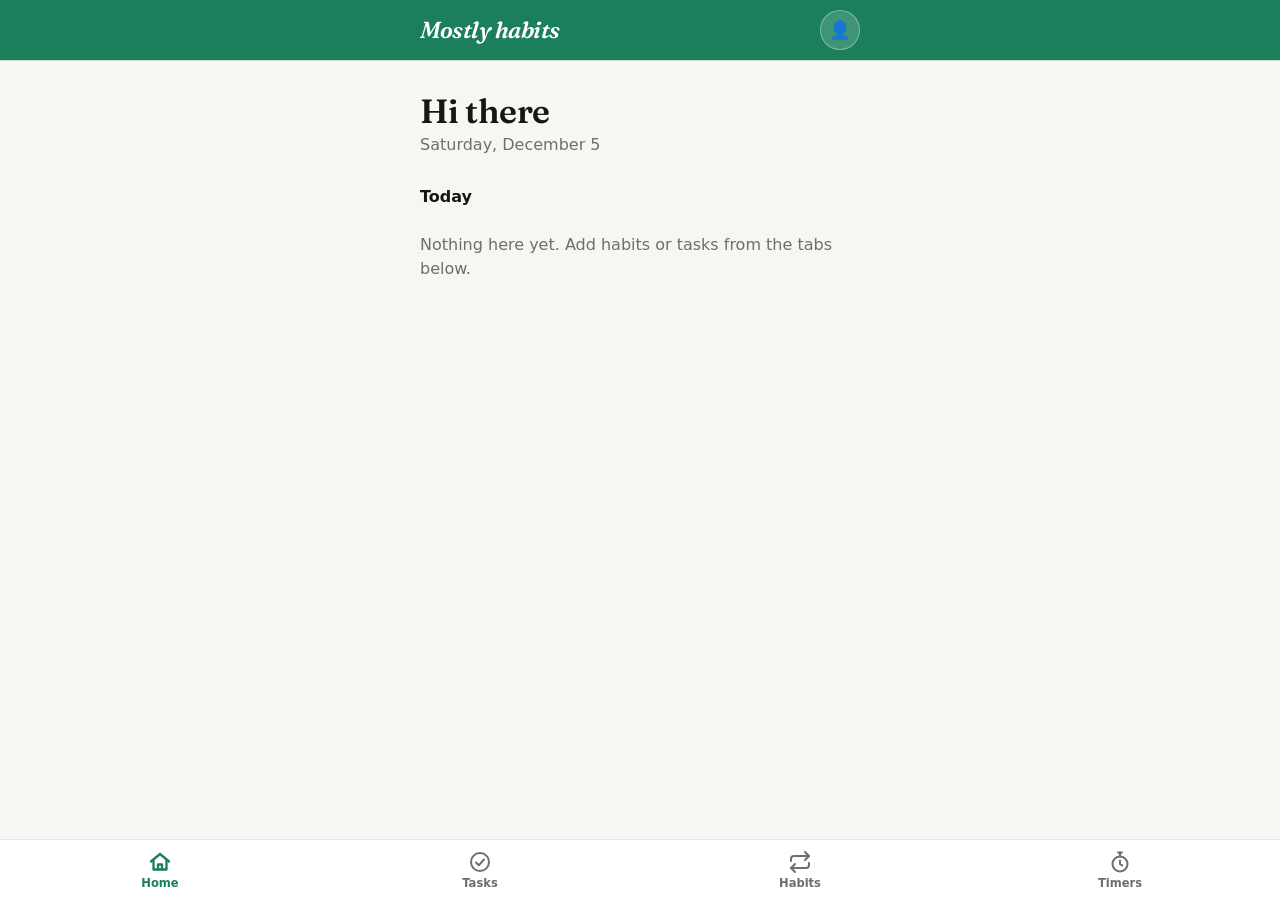
<file: index.html>
<!DOCTYPE html>
<html lang="en">
<head>
  <meta charset="utf-8">
  <meta name="viewport" content="width=device-width, initial-scale=1, viewport-fit=cover">
  <meta name="color-scheme" content="light dark">
  <title>Mostly habits</title>
  <link rel="stylesheet" href="css/style.css">
  <script src="js/theme.js"></script>
</head>
<body data-page="home">
  <header class="topbar">
    <div class="topbar-in">
      <a href="index.html" class="brand" aria-label="Mostly habits, home">Mostly habits</a>
      <a href="profile.html" id="profile-btn" class="avatar avatar-btn" aria-label="Profile"></a>
    </div>
  </header>
  <main class="page">

    <div class="hello">
      <h1 id="greeting">Hi there</h1>
      <p id="today-date" class="date"></p>
      <p id="birthday" class="birthday" hidden></p>
    </div>

    <section>
      <div class="section-head">
        <h2>Today</h2>
        <span id="today-progress" class="progress" hidden></span>
      </div>
      <ul id="today-list" class="list"></ul>
      <p id="today-empty" class="empty" hidden></p>
    </section>

    <section id="week-section" hidden>
      <div class="section-head">
        <h2>This week</h2>
      </div>
      <ul id="week-list" class="list"></ul>
    </section>
  </main>
  <script src="js/store.js"></script>
  <script src="js/streak.js"></script>
  <script src="js/profile.js"></script>
  <script src="js/icons.js"></script>
  <script src="js/task-logic.js"></script>
  <script src="js/card.js"></script>
  <script src="js/task-card.js"></script>
  <script src="js/nav.js"></script>
  <script src="js/home.js"></script>
</body>
</html>
</file>
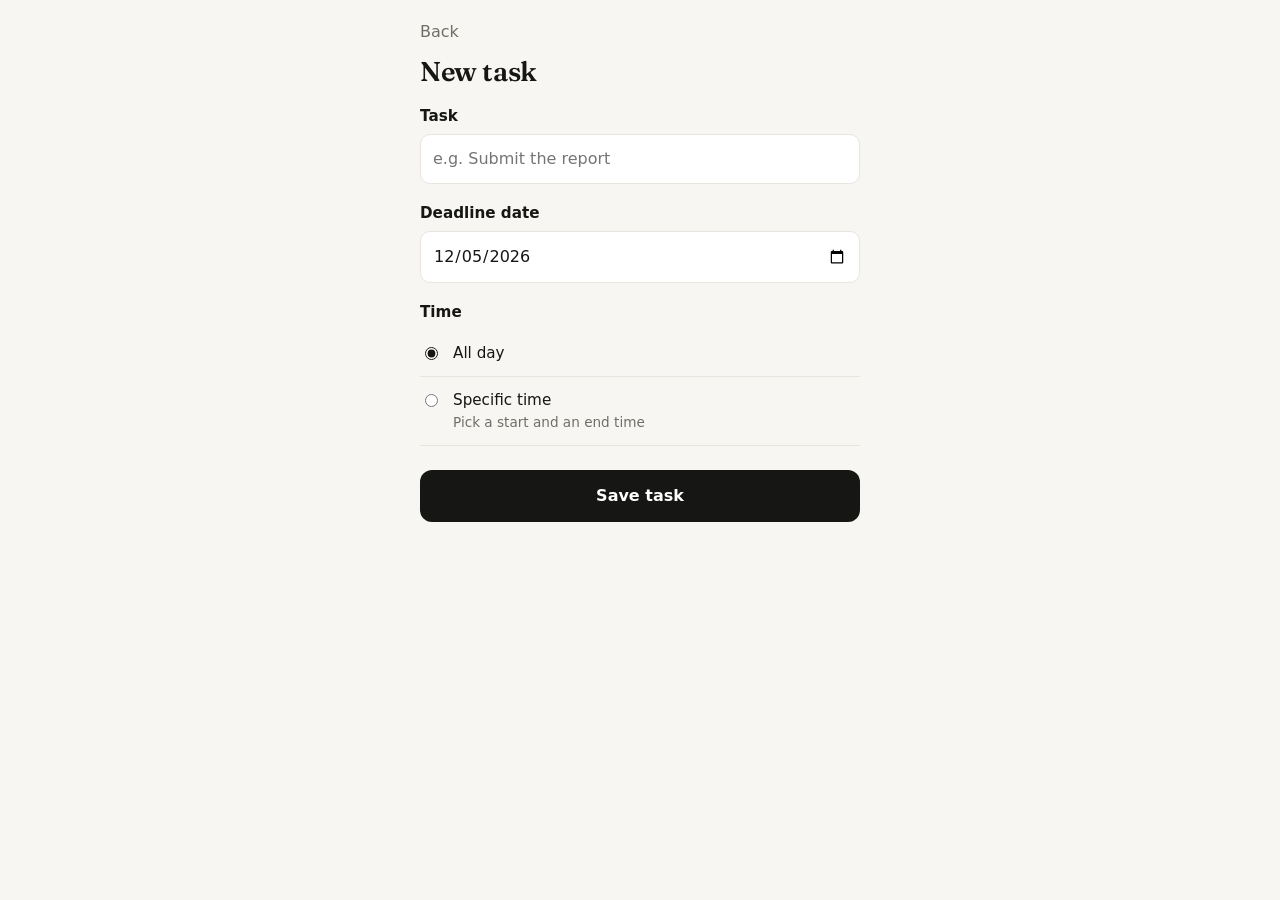
<file: add-task.html>
<!DOCTYPE html>
<html lang="en">
<head>
  <meta charset="utf-8">
  <meta name="viewport" content="width=device-width, initial-scale=1, viewport-fit=cover">
  <meta name="color-scheme" content="light dark">
  <title>New task · Mostly habits</title>
  <link rel="stylesheet" href="css/style.css">
  <script src="js/theme.js"></script>
</head>
<body>
  <main class="page">
    <a href="tasks.html" class="back">Back</a>
    <h1>New task</h1>

    <form id="task-form" novalidate>
      <label for="name">Task</label>
      <input id="name" type="text" maxlength="80" placeholder="e.g. Submit the report" autocomplete="off">

      <label for="date">Deadline date</label>
      <input id="date" type="date">

      <fieldset class="options">
        <legend>Time</legend>
        <label class="opt">
          <input type="radio" name="time" value="allday" checked>
          <span>All day</span>
        </label>
        <label class="opt">
          <input type="radio" name="time" value="timed">
          <span>Specific time <small>Pick a start and an end time</small></span>
        </label>
        <div id="time-box" class="timebox" hidden>
          <div>
            <label for="start">Start</label>
            <input id="start" type="time">
          </div>
          <div>
            <label for="end">End</label>
            <input id="end" type="time">
          </div>
        </div>
      </fieldset>

      <p id="error" class="error" role="alert" hidden></p>
      <button type="submit" class="primary">Save task</button>
    </form>
  </main>
  <script src="js/store.js"></script>
  <script src="js/streak.js"></script>
  <script src="js/task-logic.js"></script>
  <script src="js/task-form.js"></script>
  <script src="js/add-task.js"></script>
</body>
</html>
</file>
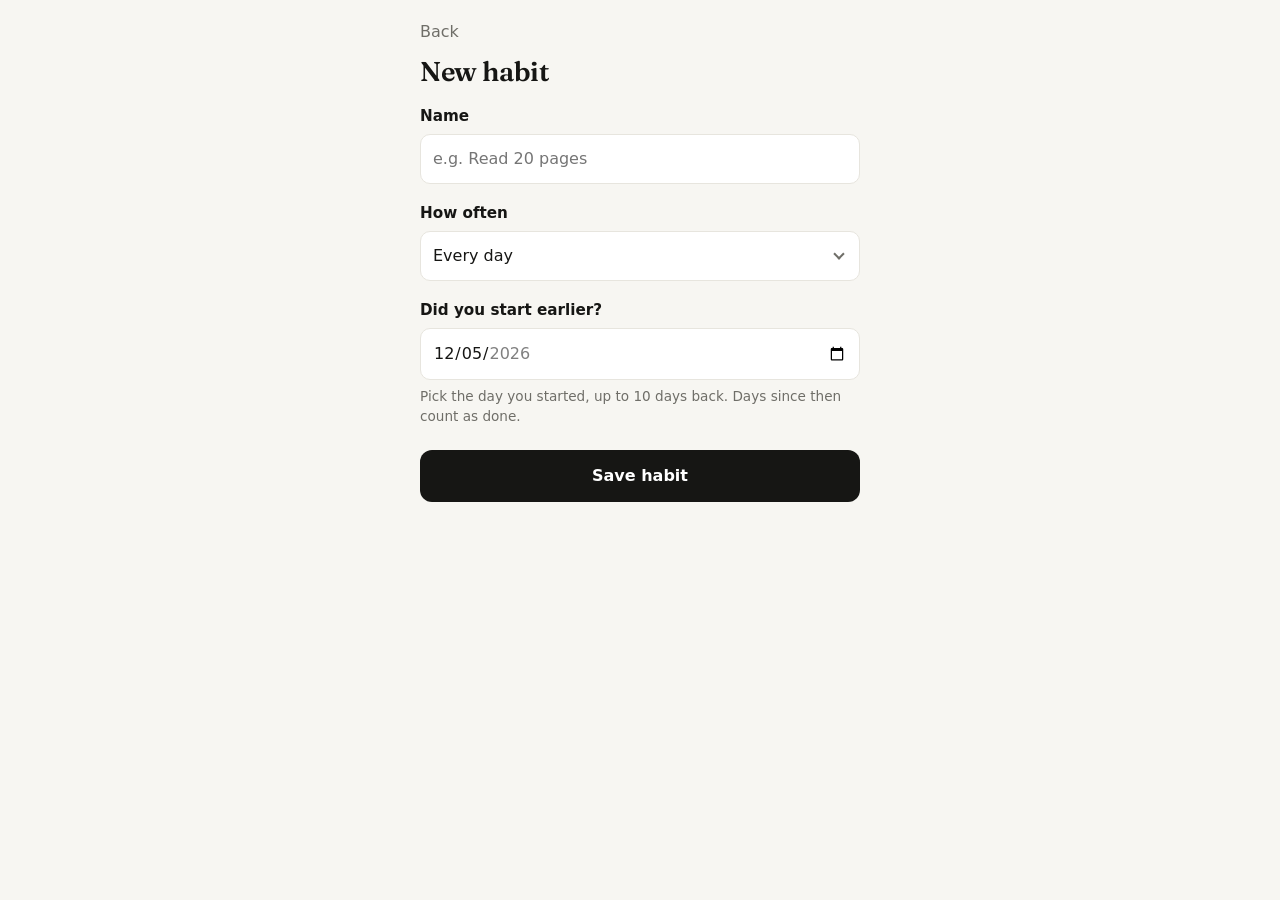
<file: add.html>
<!DOCTYPE html>
<html lang="en">
<head>
  <meta charset="utf-8">
  <meta name="viewport" content="width=device-width, initial-scale=1, viewport-fit=cover">
  <meta name="color-scheme" content="light dark">
  <title>New habit · Mostly habits</title>
  <link rel="stylesheet" href="css/style.css">
  <script src="js/theme.js"></script>
</head>
<body>
  <main class="page">
    <a href="habits.html" class="back">Back</a>
    <h1>New habit</h1>

    <form id="habit-form" novalidate>
      <label for="name">Name</label>
      <input id="name" type="text" maxlength="60" placeholder="e.g. Read 20 pages" autocomplete="off">

      <span id="freq-label" class="field-label">How often</span>
      <button type="button" id="freq-toggle" class="fold-head" aria-expanded="false"
              aria-controls="freq-body" aria-labelledby="freq-label freq-summary">
        <span id="freq-summary">Every day</span>
        <span class="chev" aria-hidden="true"></span>
      </button>

      <div id="freq-body" class="options fold-body" role="group" aria-labelledby="freq-label" hidden>

        <label class="opt">
          <input type="radio" name="freq" value="daily" checked>
          <span>Every day</span>
        </label>

        <label class="opt">
          <input type="radio" name="freq" value="weekly">
          <span>Times a week <small>Any days, you pick how many</small></span>
        </label>
        <div id="weekly-box" class="days" hidden>
          <label><input type="radio" name="wk" value="1">1</label>
          <label><input type="radio" name="wk" value="2">2</label>
          <label><input type="radio" name="wk" value="3">3</label>
          <label><input type="radio" name="wk" value="4">4</label>
          <label><input type="radio" name="wk" value="5" checked>5</label>
          <label><input type="radio" name="wk" value="6">6</label>
          <label><input type="radio" name="wk" value="7">7</label>
        </div>

        <label class="opt">
          <input type="radio" name="freq" value="weekdays">
          <span>Specific days <small>For example Wed and Fri</small></span>
        </label>
        <div id="weekdays-box" class="days" hidden>
          <label><input type="checkbox" value="1">Mon</label>
          <label><input type="checkbox" value="2">Tue</label>
          <label><input type="checkbox" value="3">Wed</label>
          <label><input type="checkbox" value="4">Thu</label>
          <label><input type="checkbox" value="5">Fri</label>
          <label><input type="checkbox" value="6">Sat</label>
          <label><input type="checkbox" value="0">Sun</label>
        </div>

        <label class="opt">
          <input type="radio" name="freq" value="every">
          <span>Every few days <small>Every 2 days is alternate days</small></span>
        </label>
        <div id="every-box" class="inline" hidden>
          <span>Once every</span>
          <input id="every-n" type="number" min="2" max="30" value="2" inputmode="numeric">
          <span>days</span>
        </div>
      </div>

      <label for="start-date">Did you start earlier?</label>
      <input id="start-date" type="date">
      <p class="hint">Pick the day you started, up to 10 days back. Days since then count as done.</p>

      <p id="error" class="error" role="alert" hidden></p>
      <button type="submit" class="primary">Save habit</button>
    </form>
  </main>
  <script src="js/store.js"></script>
  <script src="js/streak.js"></script>
  <script src="js/form.js"></script>
  <script src="js/add.js"></script>
</body>
</html>
</file>
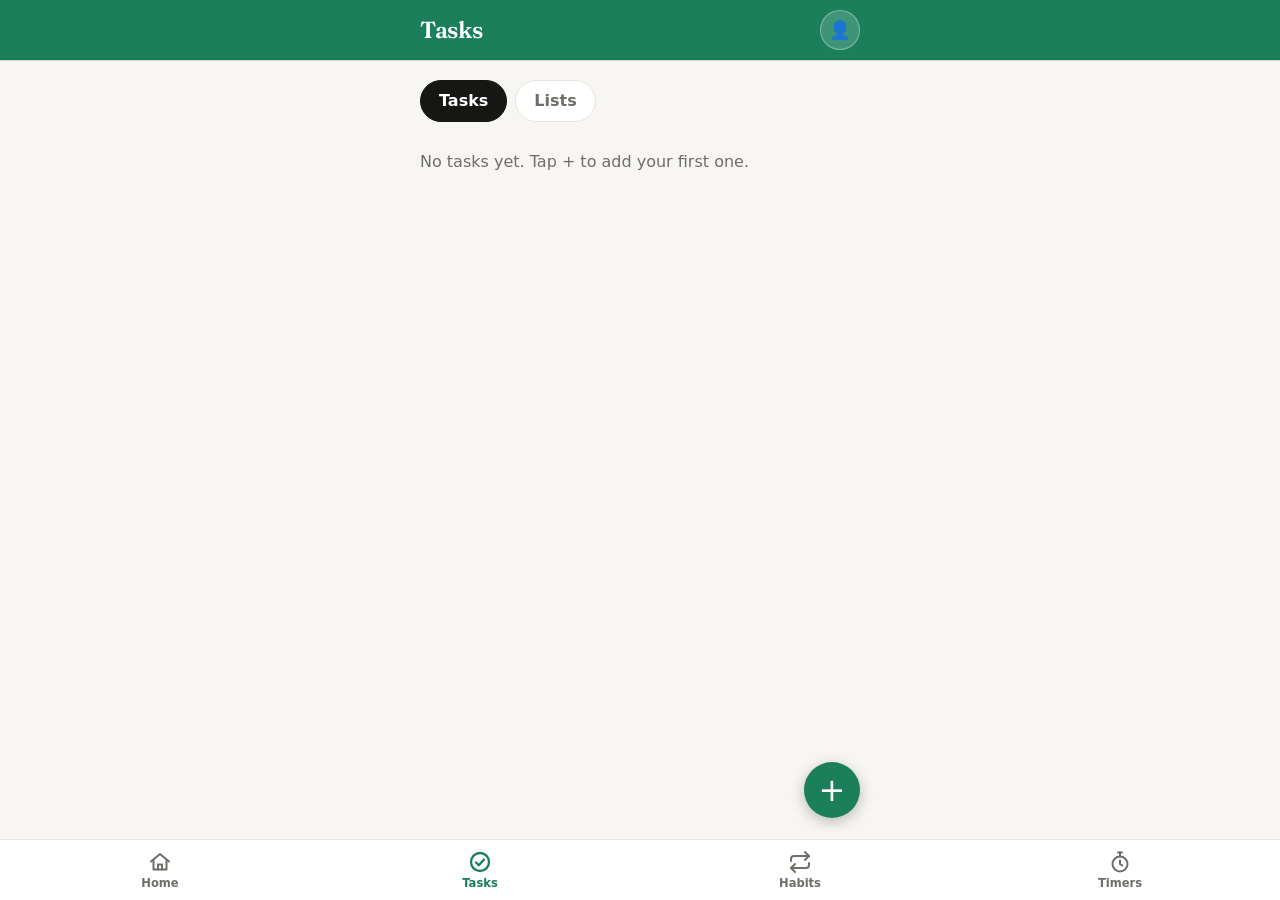
<file: edit-task.html>
<!DOCTYPE html>
<html lang="en">
<head>
  <meta charset="utf-8">
  <meta name="viewport" content="width=device-width, initial-scale=1, viewport-fit=cover">
  <meta name="color-scheme" content="light dark">
  <title>Edit task · Mostly habits</title>
  <link rel="stylesheet" href="css/style.css">
  <script src="js/theme.js"></script>
</head>
<body>
  <main class="page">
    <a href="tasks.html" class="back">Back</a>
    <h1>Edit task</h1>

    <form id="task-form" novalidate>
      <label for="name">Task</label>
      <input id="name" type="text" maxlength="80" placeholder="e.g. Submit the report" autocomplete="off">

      <label for="date">Deadline date</label>
      <input id="date" type="date">

      <fieldset class="options">
        <legend>Time</legend>
        <label class="opt">
          <input type="radio" name="time" value="allday" checked>
          <span>All day</span>
        </label>
        <label class="opt">
          <input type="radio" name="time" value="timed">
          <span>Specific time <small>Pick a start and an end time</small></span>
        </label>
        <div id="time-box" class="timebox" hidden>
          <div>
            <label for="start">Start</label>
            <input id="start" type="time">
          </div>
          <div>
            <label for="end">End</label>
            <input id="end" type="time">
          </div>
        </div>
      </fieldset>

      <p id="error" class="error" role="alert" hidden></p>
      <button type="submit" class="primary">Save changes</button>
      <button type="button" id="delete-btn" class="danger">Delete task</button>
    </form>
  </main>
  <script src="js/store.js"></script>
  <script src="js/streak.js"></script>
  <script src="js/task-logic.js"></script>
  <script src="js/task-form.js"></script>
  <script src="js/edit-task.js"></script>
</body>
</html>
</file>
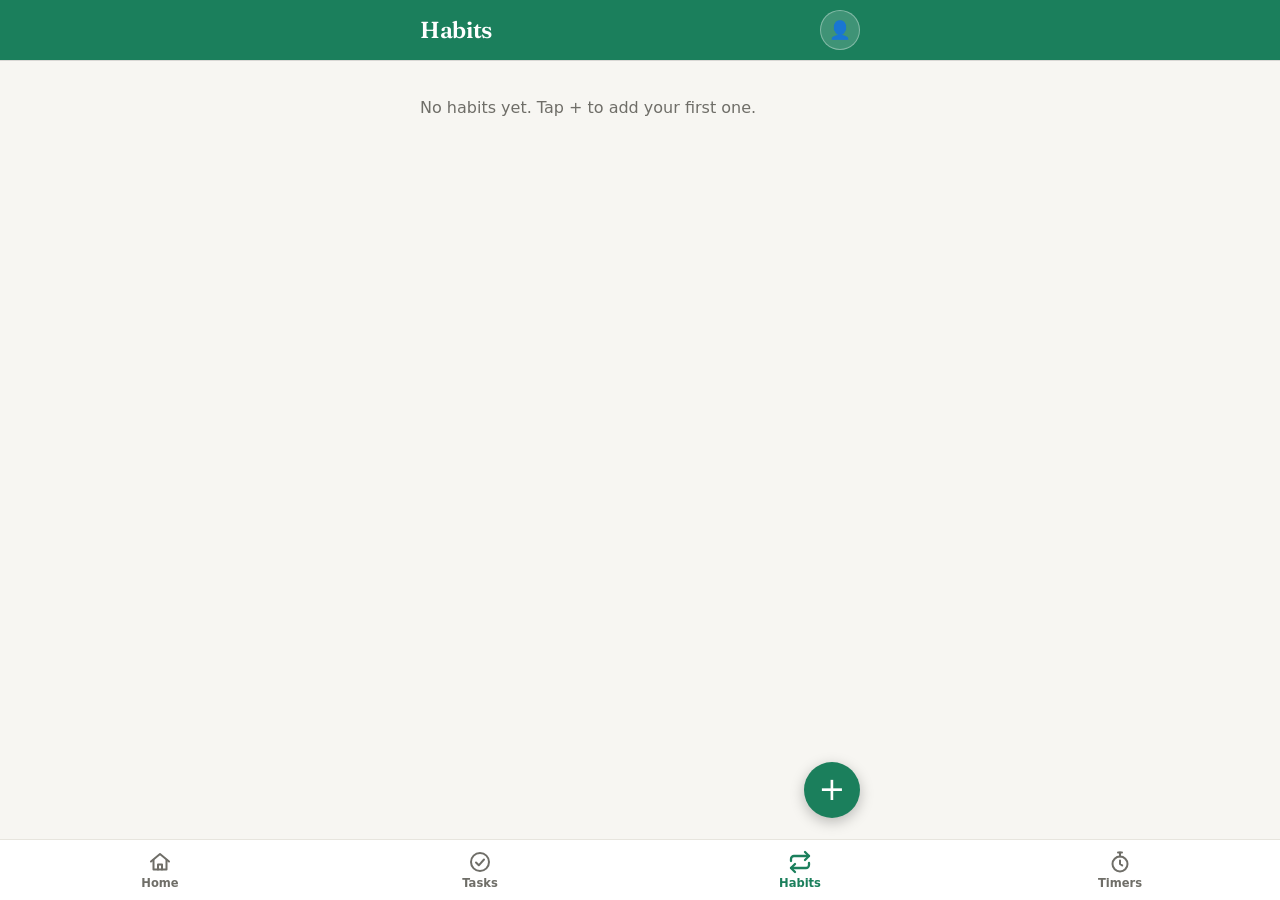
<file: edit.html>
<!DOCTYPE html>
<html lang="en">
<head>
  <meta charset="utf-8">
  <meta name="viewport" content="width=device-width, initial-scale=1, viewport-fit=cover">
  <meta name="color-scheme" content="light dark">
  <title>Edit habit · Mostly habits</title>
  <link rel="stylesheet" href="css/style.css">
  <script src="js/theme.js"></script>
</head>
<body>
  <main class="page">
    <a href="habits.html" class="back">Back</a>
    <h1>Edit habit</h1>

    <form id="habit-form" novalidate>
      <label for="name">Name</label>
      <input id="name" type="text" maxlength="60" placeholder="e.g. Read 20 pages" autocomplete="off">

      <span id="freq-label" class="field-label">How often</span>
      <button type="button" id="freq-toggle" class="fold-head" aria-expanded="false"
              aria-controls="freq-body" aria-labelledby="freq-label freq-summary">
        <span id="freq-summary">Every day</span>
        <span class="chev" aria-hidden="true"></span>
      </button>

      <div id="freq-body" class="options fold-body" role="group" aria-labelledby="freq-label" hidden>

        <label class="opt">
          <input type="radio" name="freq" value="daily" checked>
          <span>Every day</span>
        </label>

        <label class="opt">
          <input type="radio" name="freq" value="weekly">
          <span>Times a week <small>Any days, you pick how many</small></span>
        </label>
        <div id="weekly-box" class="days" hidden>
          <label><input type="radio" name="wk" value="1">1</label>
          <label><input type="radio" name="wk" value="2">2</label>
          <label><input type="radio" name="wk" value="3">3</label>
          <label><input type="radio" name="wk" value="4">4</label>
          <label><input type="radio" name="wk" value="5" checked>5</label>
          <label><input type="radio" name="wk" value="6">6</label>
          <label><input type="radio" name="wk" value="7">7</label>
        </div>

        <label class="opt">
          <input type="radio" name="freq" value="weekdays">
          <span>Specific days <small>For example Wed and Fri</small></span>
        </label>
        <div id="weekdays-box" class="days" hidden>
          <label><input type="checkbox" value="1">Mon</label>
          <label><input type="checkbox" value="2">Tue</label>
          <label><input type="checkbox" value="3">Wed</label>
          <label><input type="checkbox" value="4">Thu</label>
          <label><input type="checkbox" value="5">Fri</label>
          <label><input type="checkbox" value="6">Sat</label>
          <label><input type="checkbox" value="0">Sun</label>
        </div>

        <label class="opt">
          <input type="radio" name="freq" value="every">
          <span>Every few days <small>Every 2 days is alternate days</small></span>
        </label>
        <div id="every-box" class="inline" hidden>
          <span>Once every</span>
          <input id="every-n" type="number" min="2" max="30" value="2" inputmode="numeric">
          <span>days</span>
        </div>
      </div>

      <p id="error" class="error" role="alert" hidden></p>
      <button type="submit" class="primary">Save changes</button>
      <button type="button" id="delete-btn" class="danger">Delete habit</button>
    </form>
  </main>
  <script src="js/store.js"></script>
  <script src="js/streak.js"></script>
  <script src="js/form.js"></script>
  <script src="js/edit.js"></script>
</body>
</html>
</file>
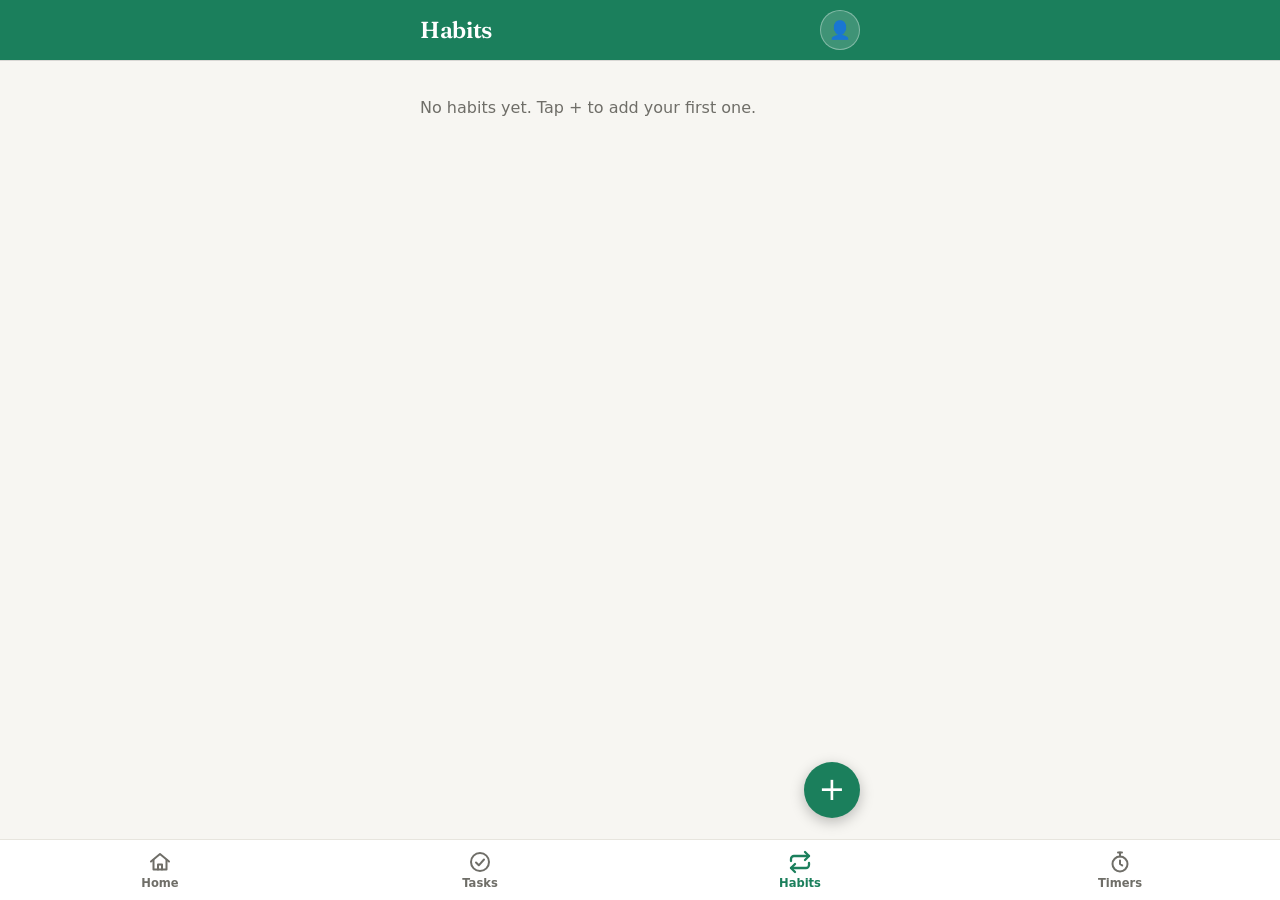
<file: habits.html>
<!DOCTYPE html>
<html lang="en">
<head>
  <meta charset="utf-8">
  <meta name="viewport" content="width=device-width, initial-scale=1, viewport-fit=cover">
  <meta name="color-scheme" content="light dark">
  <title>Habits · Mostly habits</title>
  <link rel="stylesheet" href="css/style.css">
  <script src="js/theme.js"></script>
</head>
<body data-page="habits">
  <header class="topbar">
    <div class="topbar-in">
      <h1>Habits</h1>
      <a href="profile.html" id="profile-btn" class="avatar avatar-btn" aria-label="Profile"></a>
    </div>
  </header>
  <main class="page">
    <ul id="habit-list" class="list manage"></ul>
    <p id="empty" class="empty" hidden>No habits yet. Tap + to add your first one.</p>
  </main>
  <a href="add.html" class="fab" aria-label="Add habit">+</a>
  <script src="js/store.js"></script>
  <script src="js/streak.js"></script>
  <script src="js/profile.js"></script>
  <script src="js/icons.js"></script>
  <script src="js/card.js"></script>
  <script src="js/nav.js"></script>
  <script src="js/reorder.js"></script>
  <script src="js/habits.js"></script>
</body>
</html>
</file>
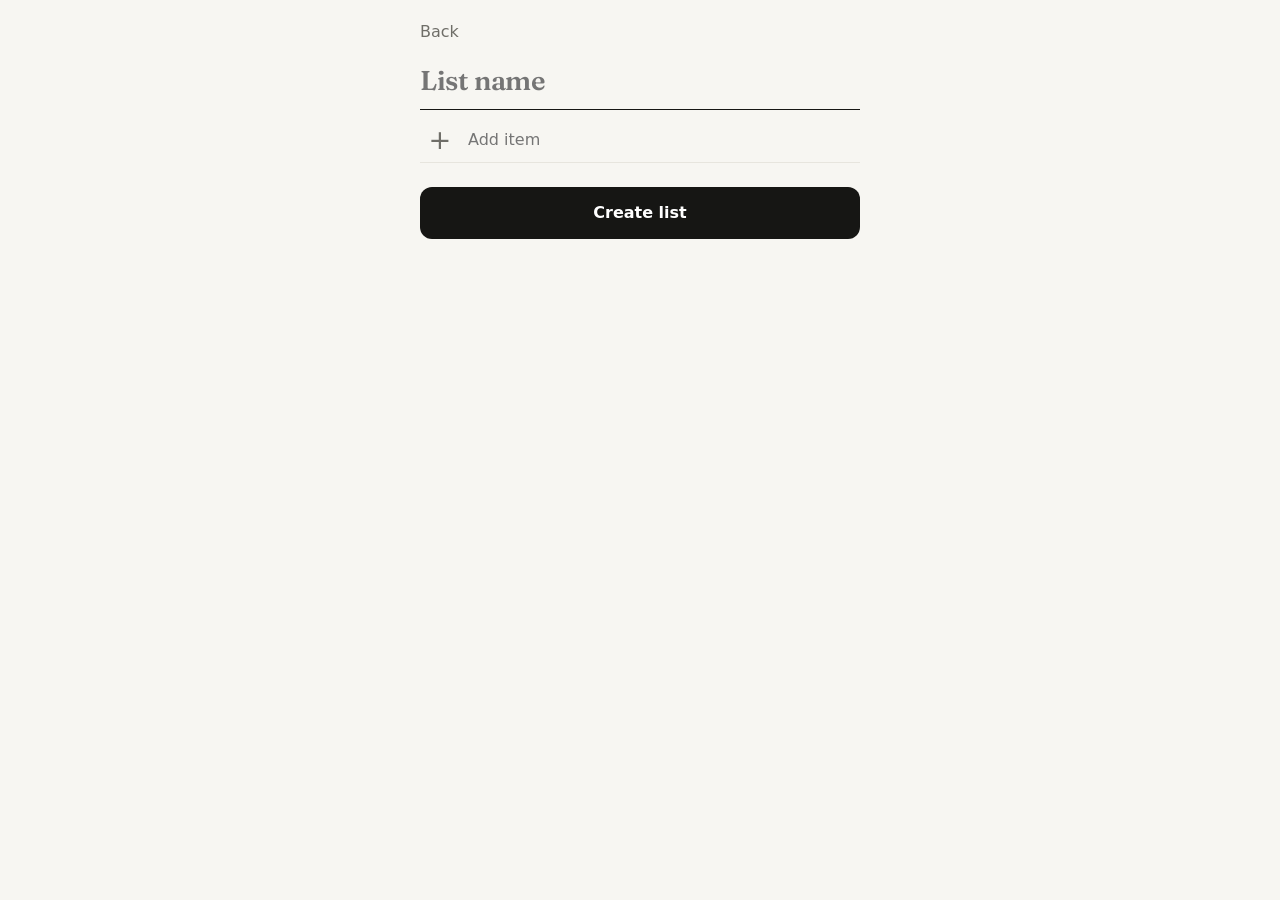
<file: list.html>
<!DOCTYPE html>
<html lang="en">
<head>
  <meta charset="utf-8">
  <meta name="viewport" content="width=device-width, initial-scale=1, viewport-fit=cover">
  <meta name="color-scheme" content="light dark">
  <title>List · Mostly habits</title>
  <link rel="stylesheet" href="css/style.css">
  <script src="js/theme.js"></script>
</head>
<body>
  <main class="page">
    <a href="tasks.html#lists" class="back">Back</a>

    <header class="top list-head">
      <input id="list-name" class="list-name" type="text" maxlength="60"
             placeholder="List name" aria-label="List name" autocomplete="off">
      <button type="button" id="delete-list" class="icon-btn" aria-label="Delete list" hidden></button>
    </header>

    <ul id="open-items" class="check-list"></ul>

    <div class="add-row">
      <button type="button" id="add-item" class="plus-light" aria-label="Add item">+</button>
      <input id="new-item" class="new-item" type="text" maxlength="100"
             placeholder="Add item" aria-label="New item" autocomplete="off" enterkeyhint="done">
    </div>

    <section id="checked-section" hidden>
      <p id="checked-label" class="divider-label"></p>
      <ul id="checked-items" class="check-list"></ul>
    </section>

    <p id="error" class="error" role="alert" hidden></p>
    <button type="button" id="create-list" class="primary" hidden>Create list</button>
  </main>
  <script src="js/store.js"></script>
  <script src="js/icons.js"></script>
  <script src="js/list.js"></script>
</body>
</html>
</file>
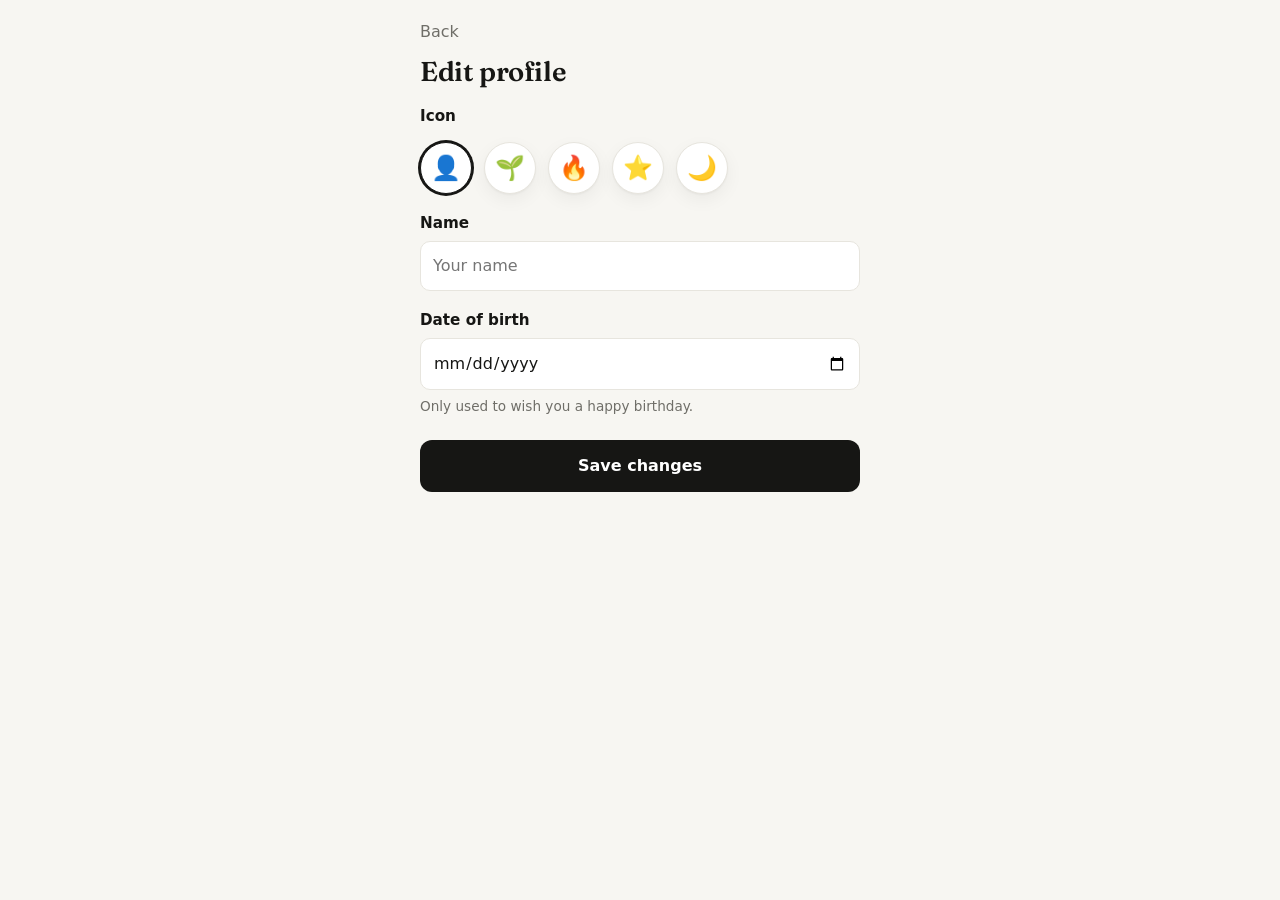
<file: profile-edit.html>
<!DOCTYPE html>
<html lang="en">
<head>
  <meta charset="utf-8">
  <meta name="viewport" content="width=device-width, initial-scale=1, viewport-fit=cover">
  <meta name="color-scheme" content="light dark">
  <title>Edit profile · Mostly habits</title>
  <link rel="stylesheet" href="css/style.css">
  <script src="js/theme.js"></script>
</head>
<body data-page="profile">
  <main class="page">
    <a href="profile.html" class="back">Back</a>
    <h1>Edit profile</h1>

    <form id="profile-form" novalidate>
      <fieldset class="options">
        <legend>Icon</legend>
        <div id="icons" class="icons"></div>
      </fieldset>

      <label for="name">Name</label>
      <input id="name" type="text" maxlength="30" placeholder="Your name" autocomplete="off">

      <label for="dob">Date of birth</label>
      <input id="dob" type="date">
      <p class="hint">Only used to wish you a happy birthday.</p>

      <p id="error" class="error" role="alert" hidden></p>
      <button type="submit" class="primary">Save changes</button>
    </form>
  </main>
  <script src="js/store.js"></script>
  <script src="js/streak.js"></script>
  <script src="js/profile.js"></script>
  <script src="js/profile-edit.js"></script>
</body>
</html>
</file>
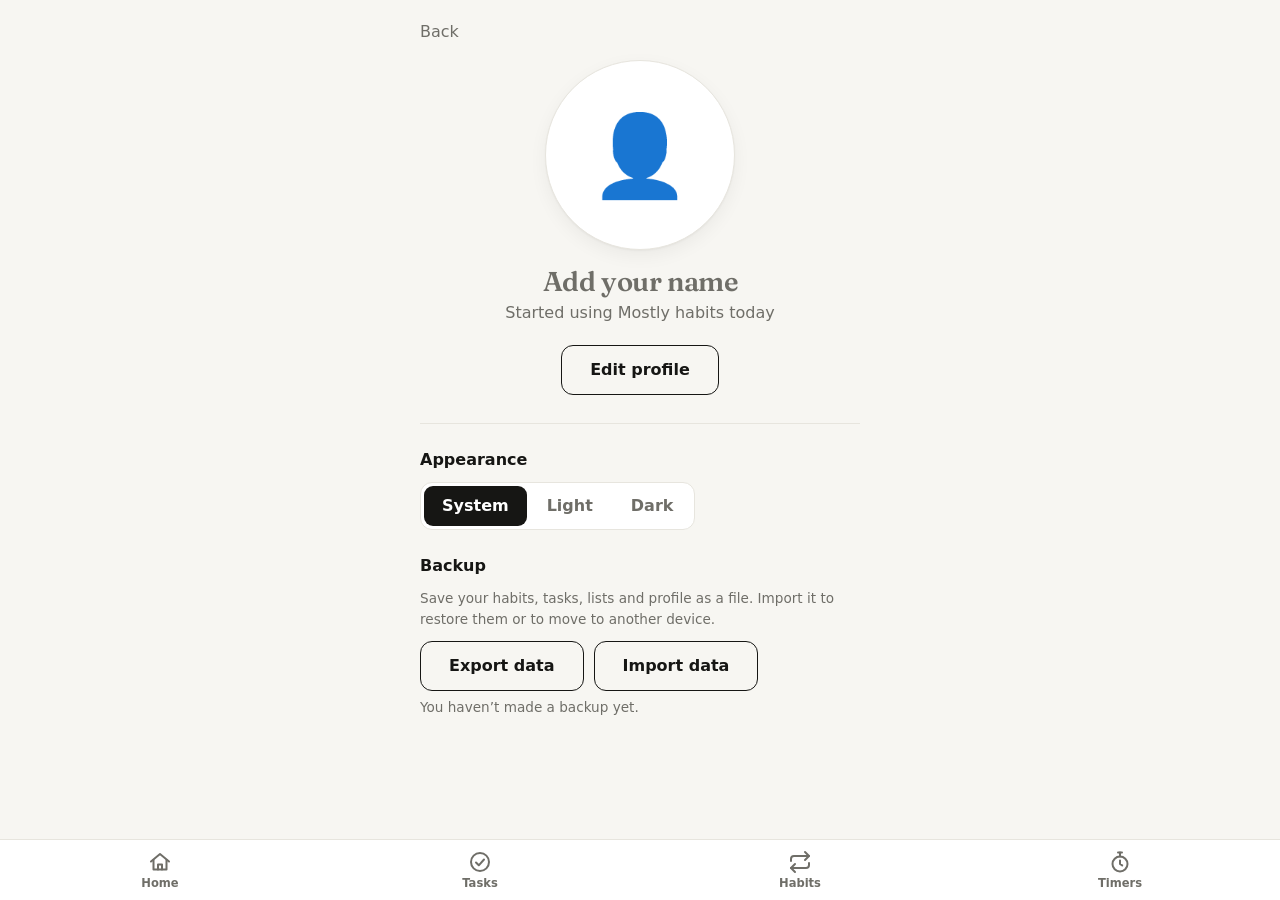
<file: profile.html>
<!DOCTYPE html>
<html lang="en">
<head>
  <meta charset="utf-8">
  <meta name="viewport" content="width=device-width, initial-scale=1, viewport-fit=cover">
  <meta name="color-scheme" content="light dark">
  <title>Profile · Mostly habits</title>
  <link rel="stylesheet" href="css/style.css">
  <script src="js/theme.js"></script>
</head>
<body data-page="profile">
  <main class="page">
    <a href="index.html" class="back">Back</a>

    <section class="profile">
      <div id="avatar" class="avatar big" aria-hidden="true"></div>
      <h1 id="profile-name" class="profile-name"></h1>
      <p id="profile-since" class="profile-since"></p>
      <a href="profile-edit.html" class="btn-outline">Edit profile</a>
    </section>

    <hr class="sep">
    <section id="profile-options">
      <h2>Appearance</h2>
      <div id="theme-options" class="segmented" role="radiogroup" aria-label="Theme"></div>

      <h2>Backup</h2>
      <p class="hint">Save your habits, tasks, lists and profile as a file. Import it to restore them or to move to another device.</p>
      <div class="btn-row">
        <button type="button" id="export-btn" class="btn-outline">Export data</button>
        <button type="button" id="import-btn" class="btn-outline">Import data</button>
      </div>
      <input type="file" id="import-file" class="sr-only" accept="application/json,.json" tabindex="-1" aria-hidden="true">
      <p id="backup-last" class="hint"></p>
      <p id="backup-status" class="status" role="status" aria-live="polite"></p>
    </section>
  </main>
  <script src="js/store.js"></script>
  <script src="js/streak.js"></script>
  <script src="js/profile.js"></script>
  <script src="js/nav.js"></script>
  <script src="js/backup.js"></script>
  <script src="js/profile-page.js"></script>
</body>
</html>
</file>
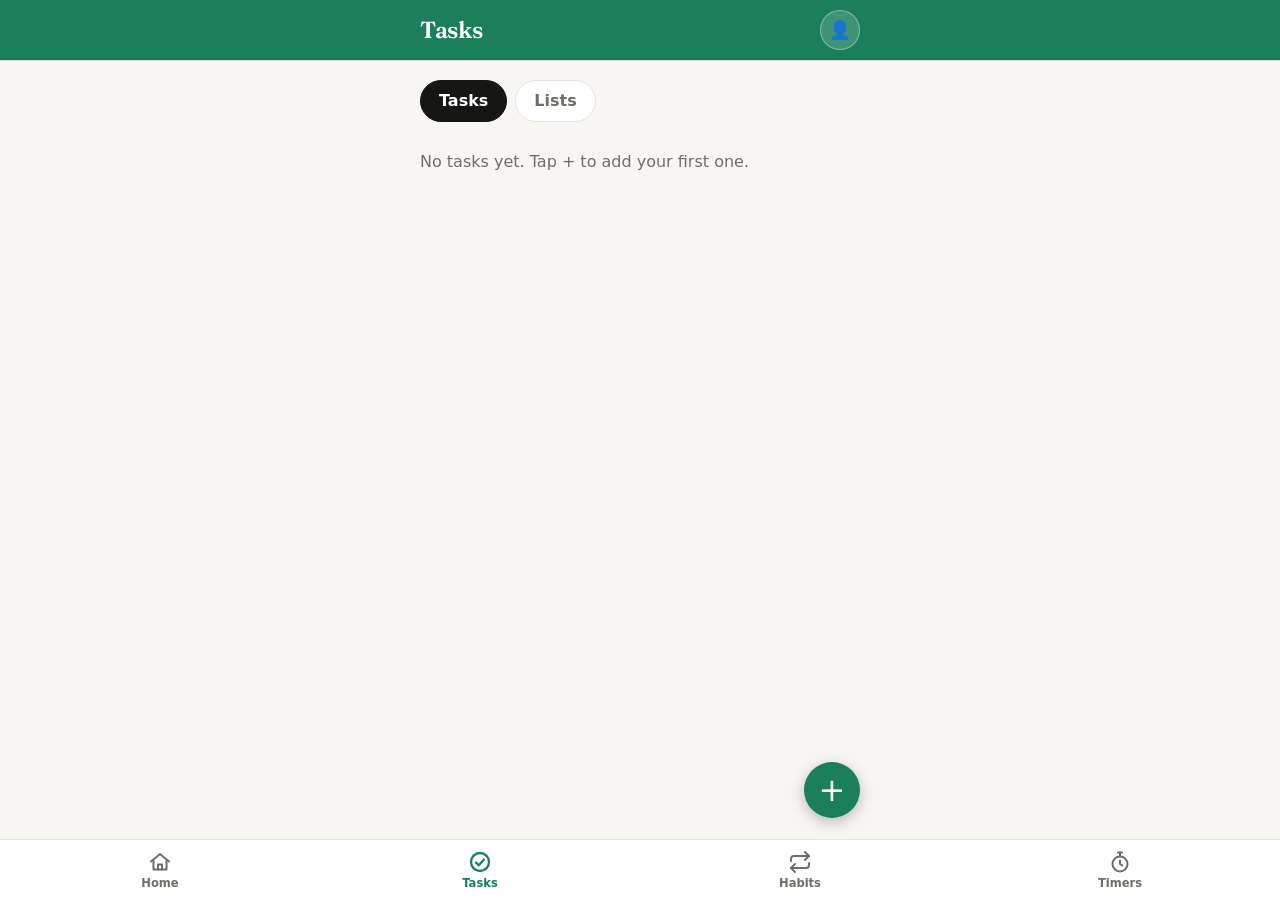
<file: tasks.html>
<!DOCTYPE html>
<html lang="en">
<head>
  <meta charset="utf-8">
  <meta name="viewport" content="width=device-width, initial-scale=1, viewport-fit=cover">
  <meta name="color-scheme" content="light dark">
  <title>Tasks · Mostly habits</title>
  <link rel="stylesheet" href="css/style.css">
  <script src="js/theme.js"></script>
</head>
<body data-page="tasks">
  <header class="topbar">
    <div class="topbar-in">
      <h1>Tasks</h1>
      <a href="profile.html" id="profile-btn" class="avatar avatar-btn" aria-label="Profile"></a>
    </div>
  </header>
  <main class="page">

    <div class="chips" role="group" aria-label="View">
      <button type="button" id="chip-tasks" class="chip" aria-pressed="true">Tasks</button>
      <button type="button" id="chip-lists" class="chip" aria-pressed="false">Lists</button>
    </div>

    <div id="tasks-view">
      <ul id="task-list" class="list"></ul>
      <p id="empty" class="empty" hidden>No tasks yet. Tap + to add your first one.</p>
      <section id="done-section" hidden>
        <div class="section-head"><h2>Completed</h2></div>
        <ul id="done-list" class="list"></ul>
      </section>
    </div>

    <div id="lists-view" hidden>
      <ul id="list-of-lists" class="list"></ul>
      <p id="lists-empty" class="empty" hidden>No lists yet. Tap + to create one.</p>
    </div>
  </main>

  <div id="add-menu" class="add-menu" role="menu" aria-label="Add" hidden>
    <a href="add-task.html" class="menu-item" role="menuitem" id="menu-task">Task</a>
    <a href="list.html" class="menu-item" role="menuitem" id="menu-list">List</a>
  </div>
  <button type="button" id="fab" class="fab" aria-label="Add" aria-haspopup="menu"
          aria-expanded="false" aria-controls="add-menu">+</button>

  <script src="js/store.js"></script>
  <script src="js/streak.js"></script>
  <script src="js/profile.js"></script>
  <script src="js/icons.js"></script>
  <script src="js/task-logic.js"></script>
  <script src="js/task-card.js"></script>
  <script src="js/nav.js"></script>
  <script src="js/add-menu.js"></script>
  <script src="js/tasks.js"></script>
</body>
</html>
</file>
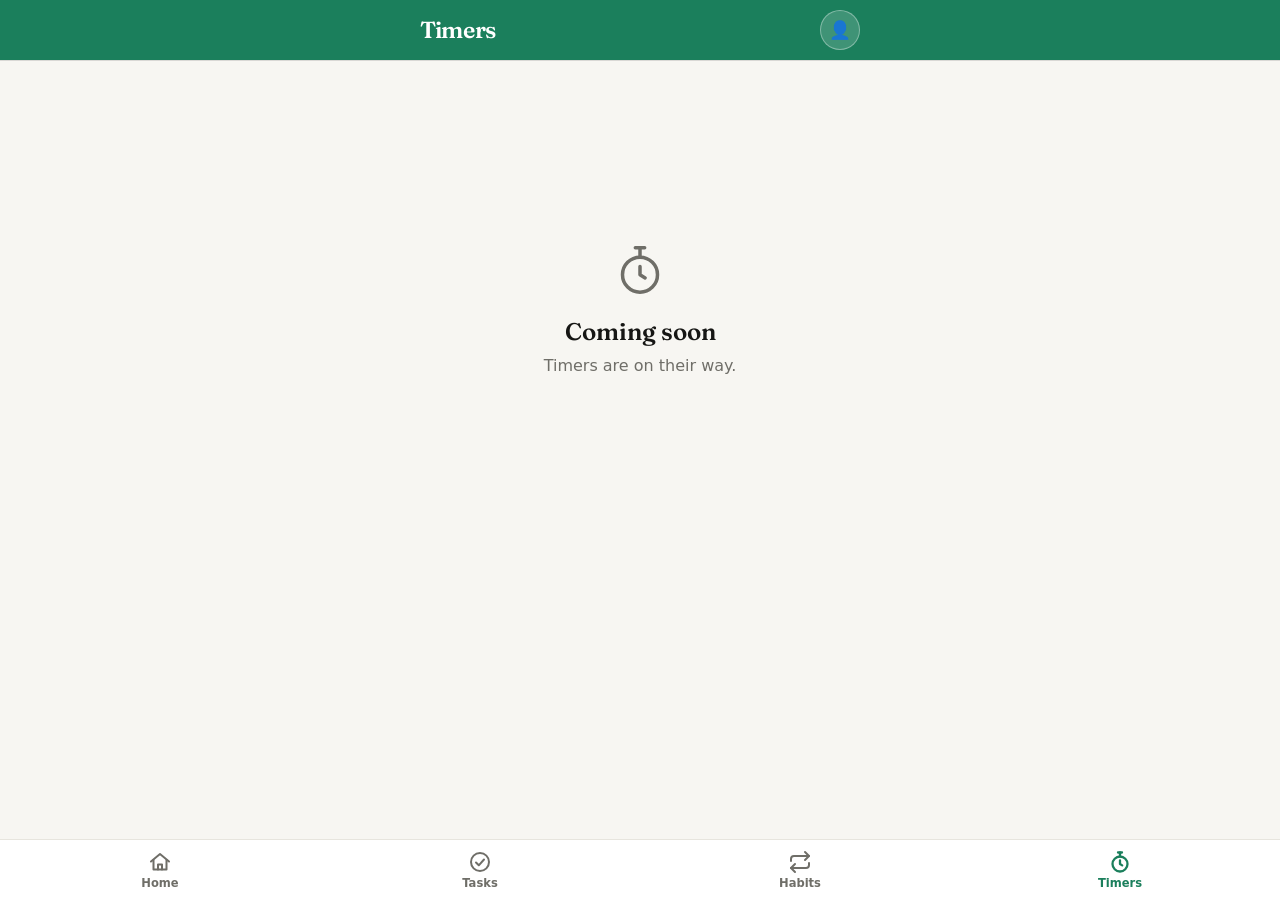
<file: timers.html>
<!DOCTYPE html>
<html lang="en">
<head>
  <meta charset="utf-8">
  <meta name="viewport" content="width=device-width, initial-scale=1, viewport-fit=cover">
  <meta name="color-scheme" content="light dark">
  <title>Timers · Mostly habits</title>
  <link rel="stylesheet" href="css/style.css">
  <script src="js/theme.js"></script>
</head>
<body data-page="timers">
  <header class="topbar">
    <div class="topbar-in">
      <h1>Timers</h1>
      <a href="profile.html" id="profile-btn" class="avatar avatar-btn" aria-label="Profile"></a>
    </div>
  </header>
  <main class="page">
    <section class="soon">
      <svg viewBox="0 0 24 24" width="56" height="56" fill="none" stroke="currentColor"
           stroke-width="1.5" stroke-linecap="round" stroke-linejoin="round" aria-hidden="true">
        <circle cx="12" cy="14" r="7.5"/><path d="M12 10.5V14l2.2 1.4"/><path d="M12 6.5v-4"/><path d="M10 2.5h4"/>
      </svg>
      <p class="soon-title">Coming soon</p>
      <p class="soon-text">Timers are on their way.</p>
    </section>
  </main>
  <script src="js/store.js"></script>
  <script src="js/profile.js"></script>
  <script src="js/nav.js"></script>
</body>
</html>
</file>
<file: css/style.css>
/* Mostly habits — minimal, black-and-white base with priority colours. */

@font-face {
  font-family: "Fraunces";
  font-style: normal;
  font-weight: 600;
  font-display: swap;
  src: url("../fonts/fraunces-latin-600-normal.woff2") format("woff2");
}
@font-face {
  font-family: "Fraunces";
  font-style: italic;
  font-weight: 600;
  font-display: swap;
  src: url("../fonts/fraunces-latin-600-italic.woff2") format("woff2");
}

/* ---------- theme tokens ---------- */
:root {
  color-scheme: light;
  --bg: #f7f6f2;
  --surface: #ffffff;
  --ink: #161614;
  --ink-contrast: #ffffff;
  --muted: #6f6e68;
  --line: #e7e5de;
  --red: #d92d20;
  --orange: #e8710a;
  --yellow: #dba400;
  --shadow: 0 1px 2px rgba(20, 20, 10, 0.04), 0 6px 18px rgba(20, 20, 10, 0.05);
  --display: "Fraunces", Georgia, "Times New Roman", serif;
  /* green brand colour: top bar, active tab, + button (kept out of everything else) */
  --brand: #1b7f5c;
  --on-brand: #ffffff;
  --bar-bg: #1b7f5c;
  --bar-ink: #ffffff;
}
@media (prefers-color-scheme: dark) {
  :root:not([data-theme="light"]) {
    color-scheme: dark;
    --bg: #0a0a0a;
    --surface: #151515;
    --ink: #f4f4f1;
    --ink-contrast: #0a0a0a;
    --muted: #9b9a94;
    --line: #2a2a27;
    --red: #ff5b50;
    --orange: #ff9a3c;
    --yellow: #ffd43b;
    --shadow: 0 0 0 rgba(0, 0, 0, 0);
    --brand: #3cc795;
    --on-brand: #06140e;
    --bar-bg: #12211b;
    --bar-ink: #e8f0ec;
  }
}
:root[data-theme="dark"] {
  color-scheme: dark;
  --bg: #0a0a0a;
  --surface: #151515;
  --ink: #f4f4f1;
  --ink-contrast: #0a0a0a;
  --muted: #9b9a94;
  --line: #2a2a27;
  --red: #ff5b50;
  --orange: #ff9a3c;
  --yellow: #ffd43b;
  --shadow: 0 0 0 rgba(0, 0, 0, 0);
  --brand: #3cc795;
  --on-brand: #06140e;
  --bar-bg: #12211b;
  --bar-ink: #e8f0ec;
}

/* ---------- base ---------- */
* { box-sizing: border-box; }
html, body { margin: 0; }
body {
  background: var(--bg);
  color: var(--ink);
  font: 16px/1.5 system-ui, -apple-system, "Segoe UI", Roboto, sans-serif;
  -webkit-font-smoothing: antialiased;
  padding-top: env(safe-area-inset-top, 0px);
  padding-bottom: env(safe-area-inset-bottom, 0px);
}
.page { max-width: 480px; margin: 0 auto; padding: 20px 20px 130px; }
h1 {
  font-family: var(--display); font-weight: 600; font-size: 1.7rem;
  line-height: 1.15; letter-spacing: -0.015em; margin: 0 0 12px;
}
h2 { font-size: 1rem; font-weight: 600; margin: 0; }
[hidden] { display: none !important; }

/* ---------- header, logo, greeting ---------- */
.top { display: flex; align-items: center; justify-content: space-between; gap: 12px; margin-bottom: 20px; }
.top h1 { margin: 0; }
.brand {
  font-family: var(--display); font-style: italic; font-size: 1.45rem; line-height: 1;
  letter-spacing: -0.02em; color: var(--ink); text-decoration: none;
}
.brand:focus-visible { outline: 2px solid var(--ink); outline-offset: 4px; border-radius: 4px; }

.hello { margin: 12px 0 4px; }
.hello h1 { font-size: 2.1rem; margin: 0 0 2px; overflow-wrap: anywhere; }
.date { color: var(--muted); margin: 0; }
.birthday { margin: 8px 0 0; font-weight: 600; color: var(--orange); }

.section-head { display: flex; align-items: baseline; justify-content: space-between; margin: 28px 0 12px; }
.progress { color: var(--muted); font-size: 0.85rem; font-variant-numeric: tabular-nums; }

/* ---------- avatar ---------- */
.avatar {
  display: inline-flex; align-items: center; justify-content: center; flex: none;
  border-radius: 50%; background: var(--surface); color: var(--ink);
  border: 1px solid var(--line); box-shadow: var(--shadow);
  font-family: var(--display); font-weight: 600; line-height: 1; text-decoration: none;
}
.avatar-btn { width: 40px; height: 40px; font-size: 1.1rem; }
.avatar-btn:focus-visible { outline: 2px solid var(--ink); outline-offset: 3px; }

/* ---------- habit cards ---------- */
.list { list-style: none; margin: 0; padding: 0; }
.list li {
  --pri: var(--line);
  --ring: var(--muted);
  display: flex; align-items: center; gap: 12px;
  padding: 14px 14px 14px 20px; margin-bottom: 10px;
  background: var(--surface); border: 1px solid var(--line); border-radius: 14px;
  box-shadow: inset 4px 0 0 var(--pri), var(--shadow);
}
.list li[data-pri="red"]    { --pri: var(--red);    --ring: var(--red); }
.list li[data-pri="orange"] { --pri: var(--orange); --ring: var(--orange); }
.list li[data-pri="yellow"] { --pri: var(--yellow); --ring: var(--yellow); }

.list .info { flex: 1; min-width: 0; display: block; color: inherit; text-decoration: none; }
.list .info:focus-visible { outline: 2px solid var(--ink); outline-offset: 4px; border-radius: 6px; }
.name { font-weight: 600; overflow-wrap: anywhere; }
.freq { color: var(--muted); font-size: 0.875rem; }
.streak { font-size: 0.85rem; margin-top: 2px; }
.streak.none { color: var(--muted); }
.count { flex: none; color: var(--muted); font-variant-numeric: tabular-nums; }

.tick {
  flex: none; width: 44px; height: 44px; border-radius: 50%;
  border: 2px solid var(--ring); background: transparent; color: var(--ink-contrast);
  font: inherit; font-size: 1.2rem; line-height: 1; cursor: pointer;
  transition: background 0.15s, border-color 0.15s, transform 0.1s;
}
.tick:active { transform: scale(0.92); }
.tick[aria-pressed="true"] { background: var(--ink); border-color: var(--ink); }
.tick:focus-visible { outline: 2px solid var(--ink); outline-offset: 3px; }
@media (prefers-reduced-motion: reduce) {
  .tick { transition: none; }
  .tick:active { transform: none; }
}
/* Tasks */
.meta { display: flex; align-items: center; gap: 5px; margin-top: 2px; font-size: 0.85rem; color: var(--muted); }
.meta .clock { display: inline-flex; flex: none; }
.meta.late { color: var(--red); }
.timebox { display: flex; gap: 12px; margin: 10px 0 4px 30px; }
.timebox > div { flex: 1; min-width: 0; }
.timebox label { margin: 0 0 6px; }
#done-section .section-head { margin-top: 32px; }

/* Habits page: drag handle + edit pencil */
.list.manage li { gap: 6px; padding-left: 10px; }
.grip-btn {
  flex: none; width: 28px; height: 44px; padding: 0; border: 0; background: none;
  display: flex; align-items: center; justify-content: center; color: var(--muted);
  cursor: grab; touch-action: none; user-select: none; -webkit-user-select: none;
  -webkit-touch-callout: none;
}
.grip {
  width: 12px; height: 18px;
  background: radial-gradient(circle, currentColor 1.6px, transparent 2px) 0 0 / 6px 6px;
}
.grip-btn:focus-visible { outline: 2px solid var(--ink); outline-offset: 2px; border-radius: 8px; }
.icon-btn {
  flex: none; width: 40px; height: 40px; border-radius: 50%;
  display: inline-flex; align-items: center; justify-content: center;
  color: var(--muted); text-decoration: none;
}
.icon-btn:hover { color: var(--ink); background: var(--bg); }
.icon-btn:focus-visible { outline: 2px solid var(--ink); outline-offset: 2px; }
.list li.dragging {
  position: relative; z-index: 2; cursor: grabbing;
  box-shadow: inset 4px 0 0 var(--pri), 0 12px 30px rgba(0, 0, 0, 0.28);
}
body.reordering { user-select: none; -webkit-user-select: none; cursor: grabbing; }

.empty { color: var(--muted); margin: 4px 0 0; padding: 12px 0; }

/* ---------- add button + bottom nav ---------- */
.fab {
  position: fixed;
  right: max(20px, calc((100vw - 480px) / 2 + 20px));
  bottom: calc(82px + env(safe-area-inset-bottom, 0px));
  width: 56px; height: 56px; border-radius: 50%;
  background: var(--brand); color: var(--on-brand);
  font-size: 2rem; line-height: 54px; text-align: center; text-decoration: none;
  box-shadow: 0 4px 14px rgba(0, 0, 0, 0.25);
  border: 0; padding: 0; cursor: pointer; font-family: inherit;
  transition: transform 0.15s;
}
.fab[aria-expanded="true"] { transform: rotate(45deg); }
@media (prefers-reduced-motion: reduce) { .fab { transition: none; } }
.fab:focus-visible { outline: 2px solid var(--ink); outline-offset: 3px; }

.nav {
  position: fixed; left: 0; right: 0; bottom: 0; display: flex;
  background: var(--surface); border-top: 1px solid var(--line);
  padding-bottom: env(safe-area-inset-bottom, 0px);
}
.nav a {
  flex: 1; display: flex; flex-direction: column; align-items: center; gap: 3px;
  padding: 10px 0 9px; color: var(--muted);
  font-size: 0.72rem; font-weight: 600; line-height: 1.2; text-decoration: none;
}
.nav a[aria-current="page"] { color: var(--brand); }
.nav a[aria-current="page"] svg { stroke-width: 2.3; }
.nav a:focus-visible { outline: 2px solid var(--brand); outline-offset: -4px; border-radius: 10px; }

/* ---------- forms ---------- */
.back { color: var(--muted); text-decoration: none; display: inline-block; margin-bottom: 12px; }
.back:focus-visible { outline: 2px solid var(--ink); outline-offset: 2px; }
form label { display: block; margin: 18px 0 6px; font-weight: 600; font-size: 0.95rem; }
input[type="text"], input[type="number"], input[type="date"], input[type="time"], select {
  width: 100%; padding: 12px; font: inherit; color: var(--ink);
  background: var(--surface); border: 1px solid var(--line); border-radius: 10px;
}
input:focus-visible, select:focus-visible, button:focus-visible { outline: 2px solid var(--ink); outline-offset: 2px; }
.inline { display: flex; align-items: center; gap: 10px; margin: 8px 0 0 30px; }
.inline input { width: 90px; }
.error { color: var(--red); margin: 16px 0 0; }
.hint { color: var(--muted); font-size: 0.85rem; margin: 6px 0 0; }

fieldset.options { border: 0; padding: 0; margin: 18px 0 0; }
.field-label { display: block; margin: 18px 0 6px; font-weight: 600; font-size: 0.95rem; }
.fold-head {
  display: flex; align-items: center; justify-content: space-between; gap: 12px;
  width: 100%; padding: 12px; font: inherit; color: var(--ink); text-align: left;
  background: var(--surface); border: 1px solid var(--line); border-radius: 10px; cursor: pointer;
}
.chev {
  flex: none; width: 8px; height: 8px; margin-right: 4px;
  border-right: 2px solid var(--muted); border-bottom: 2px solid var(--muted);
  transform: translateY(-2px) rotate(45deg); transition: transform 0.15s;
}
.fold-head[aria-expanded="true"] .chev { transform: translateY(2px) rotate(-135deg); }
@media (prefers-reduced-motion: reduce) { .chev { transition: none; } }
.fold-body { margin-top: 6px; }
.options legend { padding: 0; margin-bottom: 6px; font-weight: 600; font-size: 0.95rem; }
.options .opt {
  display: flex; align-items: flex-start; gap: 12px; margin: 0; padding: 12px 0;
  font-weight: 500; border-bottom: 1px solid var(--line); cursor: pointer;
}
.options .opt input { margin-top: 5px; accent-color: var(--ink); }
.options .opt small { display: block; color: var(--muted); font-weight: 400; font-size: 0.85rem; }
.days { display: flex; flex-wrap: wrap; gap: 8px; }
.days label {
  margin: 0; font-weight: 500; display: flex; align-items: center; gap: 6px;
  padding: 8px 12px; background: var(--surface); border: 1px solid var(--line); border-radius: 10px;
}
.days input { accent-color: var(--ink); }
.options .days, .options .inline { margin-top: 10px; margin-bottom: 4px; }
.options .days { margin-left: 30px; }

.primary {
  width: 100%; margin-top: 24px; padding: 14px; font: inherit; font-weight: 600;
  background: var(--ink); color: var(--ink-contrast); border: 0; border-radius: 12px; cursor: pointer;
}
.danger {
  width: 100%; margin-top: 12px; padding: 14px; font: inherit; font-weight: 600;
  background: transparent; color: var(--red); border: 1px solid var(--red);
  border-radius: 12px; cursor: pointer;
}
.btn-outline {
  display: inline-block; padding: 12px 28px; font-weight: 600; text-decoration: none;
  color: var(--ink); border: 1px solid var(--ink); border-radius: 12px;
}
.btn-outline:focus-visible { outline: 2px solid var(--ink); outline-offset: 3px; }

/* ---------- profile ---------- */
.profile { text-align: center; }
.avatar.big {
  --size: min(46vw, 22vh, 190px);
  width: var(--size); height: var(--size); font-size: calc(var(--size) * 0.42);
  margin: 4px auto 16px;
}
.profile-name { font-size: 1.7rem; margin: 0 0 4px; overflow-wrap: anywhere; }
.profile-name.muted { color: var(--muted); }
.profile-since { color: var(--muted); margin: 0 0 20px; }
.sep { border: 0; border-top: 1px solid var(--line); margin: 28px 0 0; }
#profile-options h2 { margin: 24px 0 10px; }

.icons { display: flex; flex-wrap: wrap; gap: 12px; margin-top: 8px; }
.icon-opt { position: relative; display: block; margin: 0; padding: 0; }
.icon-opt input { position: absolute; inset: 0; width: 100%; height: 100%; margin: 0; opacity: 0; cursor: pointer; }
.icon-opt .avatar { width: 52px; height: 52px; font-size: 1.5rem; }
.icon-opt input:checked + .avatar { border-color: var(--ink); box-shadow: 0 0 0 2px var(--ink); }
.icon-opt input:focus-visible + .avatar { outline: 2px solid var(--ink); outline-offset: 4px; }

.segmented {
  display: inline-flex; padding: 3px; gap: 2px;
  background: var(--surface); border: 1px solid var(--line); border-radius: 12px;
}
.seg { position: relative; display: block; }
.seg input { position: absolute; inset: 0; width: 100%; height: 100%; margin: 0; opacity: 0; cursor: pointer; }
.seg span { display: block; padding: 8px 18px; border-radius: 9px; color: var(--muted); font-weight: 600; }
.seg input:checked + span { background: var(--ink); color: var(--ink-contrast); }
.seg input:focus-visible + span { outline: 2px solid var(--ink); outline-offset: 2px; }

/* ---------- Tasks: chips + add menu ---------- */
.chips { display: flex; gap: 8px; margin: 0 0 16px; }
.chip {
  padding: 8px 18px; font: inherit; font-weight: 600; cursor: pointer;
  color: var(--muted); background: var(--surface);
  border: 1px solid var(--line); border-radius: 999px;
}
.chip[aria-pressed="true"] { color: var(--ink-contrast); background: var(--ink); border-color: var(--ink); }
.chip:focus-visible { outline: 2px solid var(--ink); outline-offset: 2px; }

.add-menu {
  position: fixed; z-index: 5; min-width: 160px; padding: 6px;
  right: max(20px, calc((100vw - 480px) / 2 + 20px));
  bottom: calc(82px + 56px + 12px + env(safe-area-inset-bottom, 0px));
  background: var(--surface); border: 1px solid var(--line); border-radius: 14px;
  box-shadow: 0 8px 28px rgba(0, 0, 0, 0.18);
}
.menu-item {
  display: flex; align-items: center; gap: 12px; padding: 12px 14px;
  border-radius: 10px; color: var(--ink); font-weight: 600; text-decoration: none;
}
.menu-item svg { color: var(--muted); flex: none; }
.menu-item:hover { background: var(--bg); }
.menu-item:focus-visible { outline: 2px solid var(--ink); outline-offset: -2px; }

/* ---------- Lists ---------- */
.list li.list-card { padding: 0; }
.list-link {
  display: flex; align-items: center; gap: 12px; width: 100%;
  padding: 14px 14px 14px 20px; color: inherit; text-decoration: none; border-radius: 14px;
}
.list-link:focus-visible { outline: 2px solid var(--ink); outline-offset: 2px; }
.list-ico { flex: none; display: inline-flex; color: var(--muted); }
.list-text { display: block; min-width: 0; }
.list-text .name, .list-text .freq { display: block; }

.list-head { margin-bottom: 8px; }
input.list-name {
  flex: 1; min-width: 0; width: 100%; padding: 4px 0 8px;
  font-family: var(--display); font-weight: 600; font-size: 1.7rem; letter-spacing: -0.015em;
  color: var(--ink); background: transparent;
  border: 0; border-bottom: 1px solid var(--line); border-radius: 0;
}
input.list-name:focus-visible { outline: none; border-bottom-color: var(--ink); }

.check-list { list-style: none; margin: 0; padding: 0; }
.check-list li { display: flex; align-items: center; gap: 4px; border-bottom: 1px solid var(--line); }
.check {
  flex: none; width: 40px; height: 44px; padding: 0; border: 0; background: none;
  display: flex; align-items: center; justify-content: center; cursor: pointer;
}
.check .box {
  width: 22px; height: 22px; border-radius: 50%; border: 2px solid var(--muted);
  display: flex; align-items: center; justify-content: center;
  font-size: 0.8rem; line-height: 1; color: var(--ink-contrast);
}
.check[aria-pressed="true"] .box { background: var(--ink); border-color: var(--ink); }
.check:focus-visible { outline: 2px solid var(--ink); outline-offset: -4px; border-radius: 8px; }
.check-list .text { flex: 1; min-width: 0; padding: 10px 0; overflow-wrap: anywhere; }
.check-list li.is-done .text { color: var(--muted); text-decoration: line-through; }
.item-remove {
  flex: none; width: 36px; height: 36px; border: 0; border-radius: 50%; background: none;
  color: var(--muted); font-size: 1.3rem; line-height: 1; cursor: pointer;
}
.item-remove:hover { color: var(--ink); }
.item-remove:focus-visible { outline: 2px solid var(--ink); outline-offset: 2px; }

.add-row { display: flex; align-items: center; gap: 4px; border-bottom: 1px solid var(--line); }
.add-row:focus-within { border-bottom-color: var(--ink); }
.plus-light {
  flex: none; width: 40px; height: 44px; padding: 0; border: 0; background: none;
  color: var(--muted); font: inherit; font-size: 1.7rem; font-weight: 300; line-height: 1; cursor: pointer;
}
.plus-light.ready, .add-row:focus-within .plus-light { color: var(--ink); }
.plus-light:focus-visible { outline: 2px solid var(--ink); outline-offset: -4px; border-radius: 8px; }
.add-row input.new-item {
  flex: 1; min-width: 0; padding: 10px 4px; color: var(--ink);
  background: transparent; border: 0; border-radius: 0;
}
.add-row input.new-item:focus-visible { outline: none; }
.divider-label { margin: 24px 0 4px; color: var(--muted); font-size: 0.85rem; font-weight: 600; }

/* ---------- coloured top bar (Home, Tasks, Habits, Timers) ---------- */
.topbar {
  /* cancels the body's top safe-area padding, then pads itself so the colour reaches the screen edge */
  margin-top: calc(-1 * env(safe-area-inset-top, 0px));
  padding-top: env(safe-area-inset-top, 0px);
  background: var(--bar-bg); color: var(--bar-ink);
  box-shadow: 0 1px 0 rgba(0, 0, 0, 0.12);
}
.topbar-in {
  max-width: 480px; margin: 0 auto; padding: 0 20px; height: 60px;
  display: flex; align-items: center; justify-content: space-between; gap: 12px;
}
.topbar h1 { margin: 0; font-size: 1.45rem; color: inherit; }
.topbar .brand { color: inherit; }
.topbar .brand:focus-visible, .topbar .avatar-btn:focus-visible { outline-color: var(--bar-ink); }
.topbar .avatar {
  background: rgba(255, 255, 255, 0.16); color: var(--bar-ink);
  border-color: rgba(255, 255, 255, 0.35); box-shadow: none;
}

.soon { text-align: center; padding-top: 18vh; color: var(--muted); }
.soon svg { display: block; margin: 0 auto 16px; }
.soon-title { font-family: var(--display); font-weight: 600; font-size: 1.5rem; color: var(--ink); margin: 0 0 4px; }
.soon-text { margin: 0; }

/* ---------- backup ---------- */
.btn-row { display: flex; flex-wrap: wrap; gap: 10px; margin-top: 12px; }
button.btn-outline { font: inherit; font-weight: 600; background: transparent; cursor: pointer; }
.status { margin: 10px 0 0; font-weight: 600; }
.status:empty { display: none; }
.status.ok { color: var(--brand); }
.status.error { color: var(--red); }
.sr-only {
  position: absolute; width: 1px; height: 1px; margin: -1px; padding: 0;
  overflow: hidden; clip: rect(0 0 0 0); white-space: nowrap; border: 0;
}
</file>
